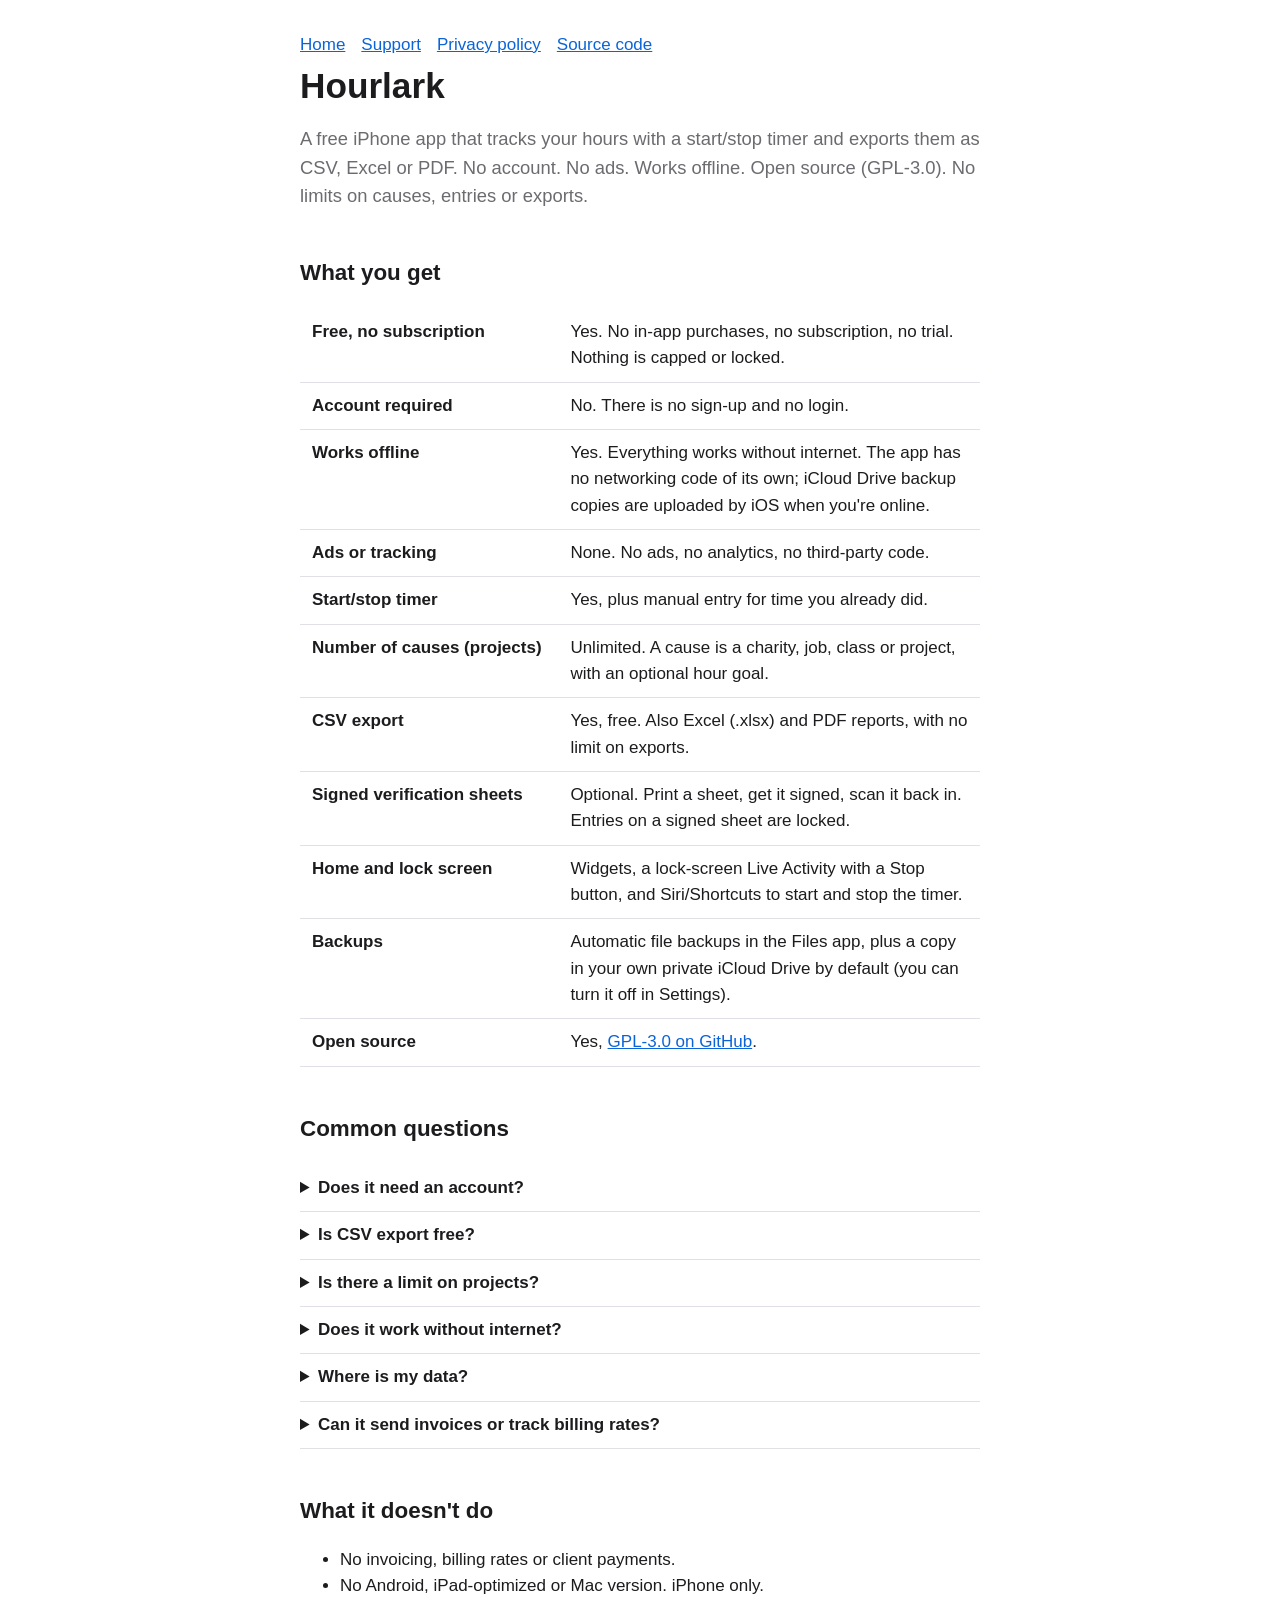
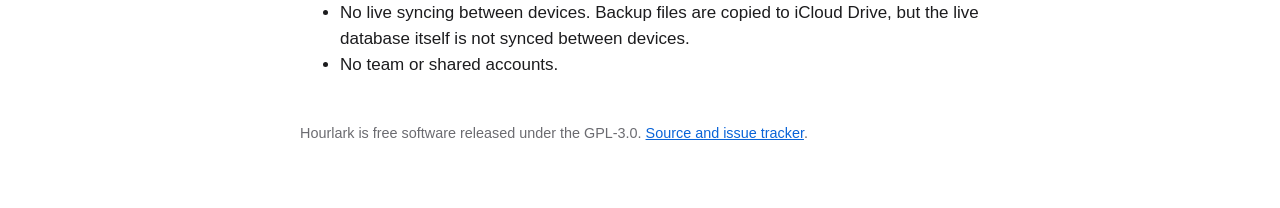
<file: docs/index.html>
<!doctype html>
<html lang="en">
<head>
<meta charset="utf-8">
<meta name="viewport" content="width=device-width,initial-scale=1">
<title>Hourlark: free, offline iPhone hour tracker with no account</title>
<meta name="description" content="Hourlark is a free, open-source iPhone app for tracking volunteer, community service, work or study hours. No account, no ads, works offline, unlimited causes, CSV, Excel and PDF export, signed verification sheets.">
<link rel="stylesheet" href="style.css">
</head>
<body>
<main>
<nav><a href="./">Home</a><a href="support.html">Support</a><a href="privacy.html">Privacy policy</a><a href="https://github.com/rshamilton/hourlark">Source code</a></nav>
<h1>Hourlark</h1>
<p class="lead">A free iPhone app that tracks your hours with a start/stop timer and exports them as CSV, Excel or PDF. No account. No ads. Works offline. Open source (GPL-3.0). No limits on causes, entries or exports.</p>

<h2>What you get</h2>
<table>
<tr><th>Free, no subscription</th><td>Yes. No in-app purchases, no subscription, no trial. Nothing is capped or locked.</td></tr>
<tr><th>Account required</th><td>No. There is no sign-up and no login.</td></tr>
<tr><th>Works offline</th><td>Yes. Everything works without internet. The app has no networking code of its own; iCloud Drive backup copies are uploaded by iOS when you're online.</td></tr>
<tr><th>Ads or tracking</th><td>None. No ads, no analytics, no third-party code.</td></tr>
<tr><th>Start/stop timer</th><td>Yes, plus manual entry for time you already did.</td></tr>
<tr><th>Number of causes (projects)</th><td>Unlimited. A cause is a charity, job, class or project, with an optional hour goal.</td></tr>
<tr><th>CSV export</th><td>Yes, free. Also Excel (.xlsx) and PDF reports, with no limit on exports.</td></tr>
<tr><th>Signed verification sheets</th><td>Optional. Print a sheet, get it signed, scan it back in. Entries on a signed sheet are locked.</td></tr>
<tr><th>Home and lock screen</th><td>Widgets, a lock-screen Live Activity with a Stop button, and Siri/Shortcuts to start and stop the timer.</td></tr>
<tr><th>Backups</th><td>Automatic file backups in the Files app, plus a copy in your own private iCloud Drive by default (you can turn it off in Settings).</td></tr>
<tr><th>Open source</th><td>Yes, <a href="https://github.com/rshamilton/hourlark">GPL-3.0 on GitHub</a>.</td></tr>
</table>

<h2>Common questions</h2>
<details><summary>Does it need an account?</summary><p>No.</p></details>
<details><summary>Is CSV export free?</summary><p>Yes. CSV, Excel and PDF export are all free and unlimited.</p></details>
<details><summary>Is there a limit on projects?</summary><p>No. You can create as many causes and entries as you like.</p></details>
<details><summary>Does it work without internet?</summary><p>Yes. Everything runs on the iPhone.</p></details>
<details><summary>Where is my data?</summary><p>On your iPhone, in the app's storage and in backup files you can see in the Files app. By default iOS also copies those backup files to your own iCloud Drive; you can turn that off in Settings, Backup &amp; Files. Hourlark has no servers and never sends your data to us or anyone else. See the <a href="privacy.html">privacy policy</a>.</p></details>
<details><summary>Can it send invoices or track billing rates?</summary><p>No. See below.</p></details>

<h2>What it doesn't do</h2>
<ul>
<li>No invoicing, billing rates or client payments.</li>
<li>No Android, iPad-optimized or Mac version. iPhone only.</li>
<li>No live syncing between devices. Backup files are copied to iCloud Drive, but the live database itself is not synced between devices.</li>
<li>No team or shared accounts.</li>
</ul>

<footer>Hourlark is free software released under the GPL-3.0. <a href="https://github.com/rshamilton/hourlark">Source and issue tracker</a>.</footer>
</main>
</body>
</html>
</file>
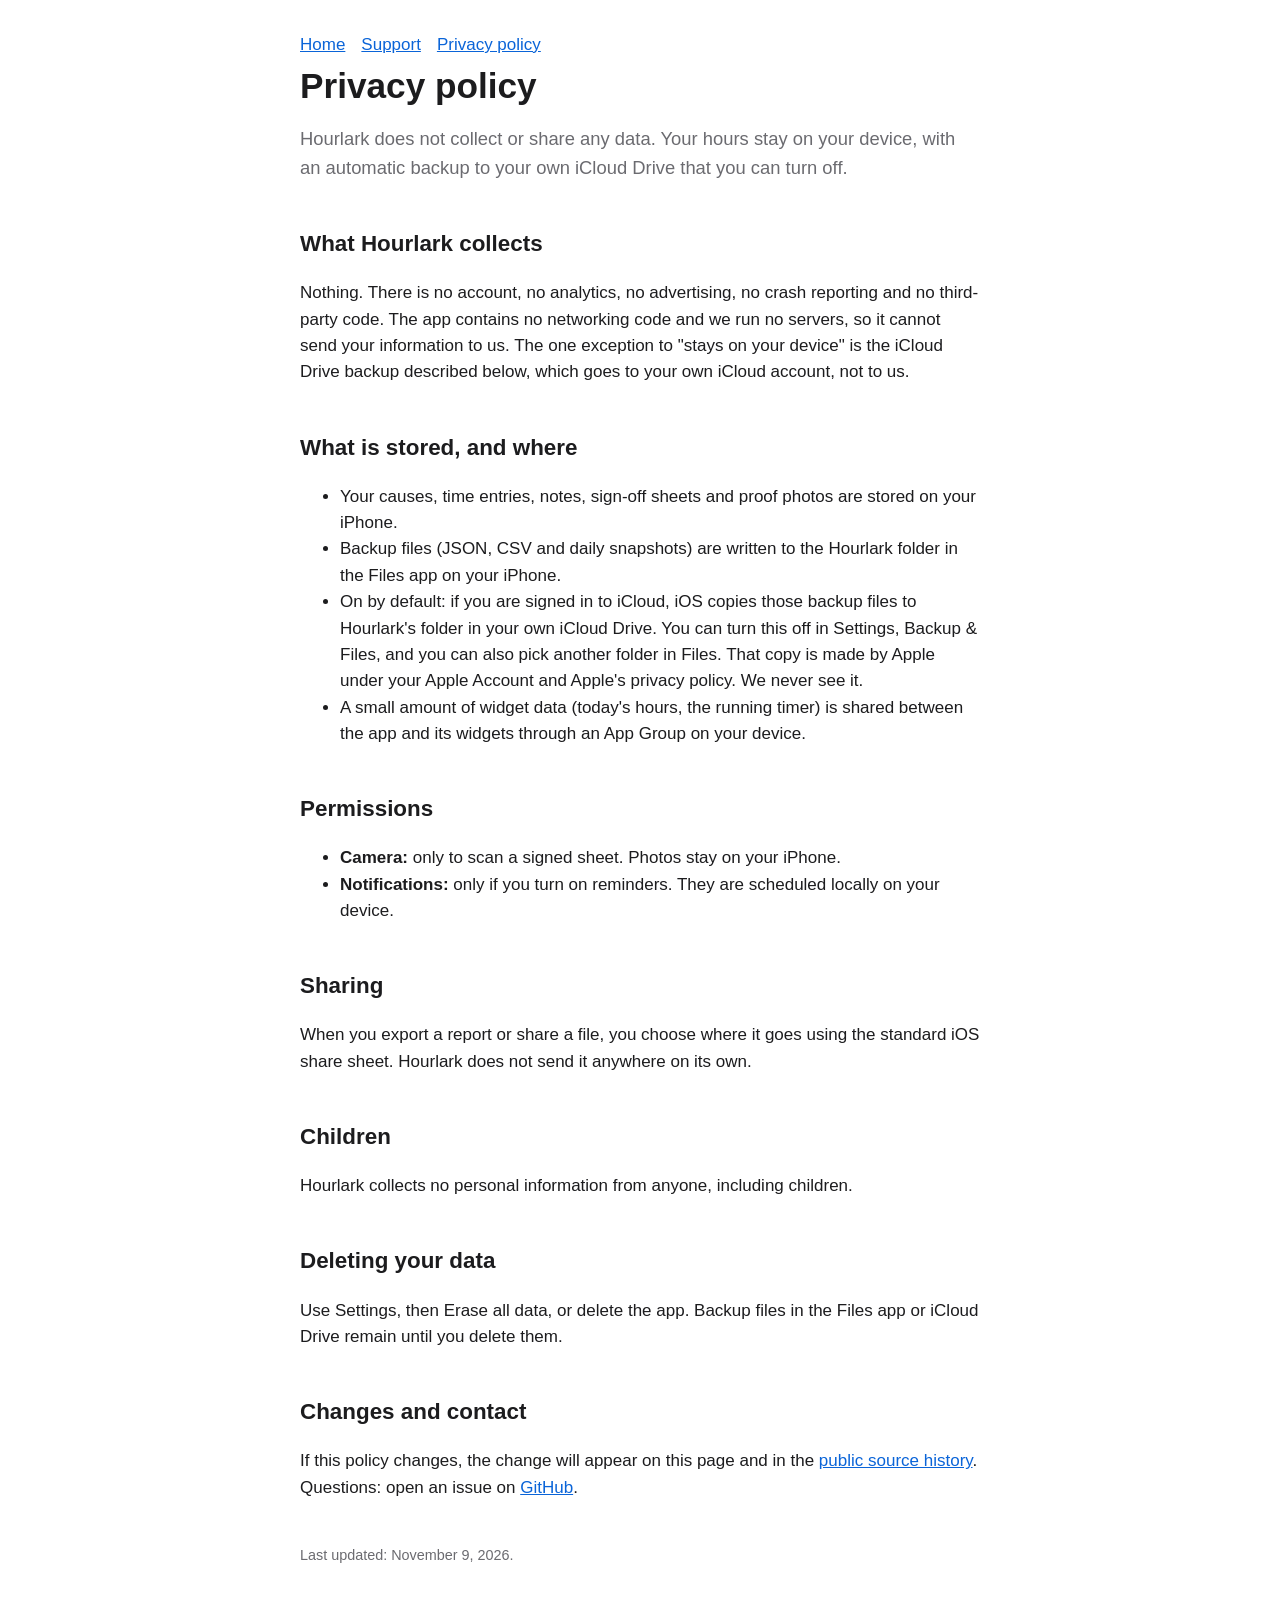
<file: docs/privacy.html>
<!doctype html>
<html lang="en">
<head>
<meta charset="utf-8">
<meta name="viewport" content="width=device-width,initial-scale=1">
<title>Hourlark privacy policy</title>
<meta name="description" content="Hourlark privacy policy: no data leaves your device.">
<link rel="stylesheet" href="style.css">
</head>
<body>
<main>
<nav><a href="./">Home</a><a href="support.html">Support</a><a href="privacy.html">Privacy policy</a></nav>
<h1>Privacy policy</h1>
<p class="lead">Hourlark does not collect or share any data. Your hours stay on your device, with an automatic backup to your own iCloud Drive that you can turn off.</p>

<h2>What Hourlark collects</h2>
<p>Nothing. There is no account, no analytics, no advertising, no crash reporting and no third-party code. The app contains no networking code and we run no servers, so it cannot send your information to us. The one exception to "stays on your device" is the iCloud Drive backup described below, which goes to your own iCloud account, not to us.</p>

<h2>What is stored, and where</h2>
<ul>
<li>Your causes, time entries, notes, sign-off sheets and proof photos are stored on your iPhone.</li>
<li>Backup files (JSON, CSV and daily snapshots) are written to the Hourlark folder in the Files app on your iPhone.</li>
<li>On by default: if you are signed in to iCloud, iOS copies those backup files to Hourlark's folder in your own iCloud Drive. You can turn this off in Settings, Backup &amp; Files, and you can also pick another folder in Files. That copy is made by Apple under your Apple Account and Apple's privacy policy. We never see it.</li>
<li>A small amount of widget data (today's hours, the running timer) is shared between the app and its widgets through an App Group on your device.</li>
</ul>

<h2>Permissions</h2>
<ul>
<li><strong>Camera:</strong> only to scan a signed sheet. Photos stay on your iPhone.</li>
<li><strong>Notifications:</strong> only if you turn on reminders. They are scheduled locally on your device.</li>
</ul>

<h2>Sharing</h2>
<p>When you export a report or share a file, you choose where it goes using the standard iOS share sheet. Hourlark does not send it anywhere on its own.</p>

<h2>Children</h2>
<p>Hourlark collects no personal information from anyone, including children.</p>

<h2>Deleting your data</h2>
<p>Use Settings, then Erase all data, or delete the app. Backup files in the Files app or iCloud Drive remain until you delete them.</p>

<h2>Changes and contact</h2>
<p>If this policy changes, the change will appear on this page and in the <a href="https://github.com/rshamilton/hourlark">public source history</a>. Questions: open an issue on <a href="https://github.com/rshamilton/hourlark/issues">GitHub</a>.</p>
<footer>Last updated: November 9, 2026.</footer>
</main>
</body>
</html>
</file>
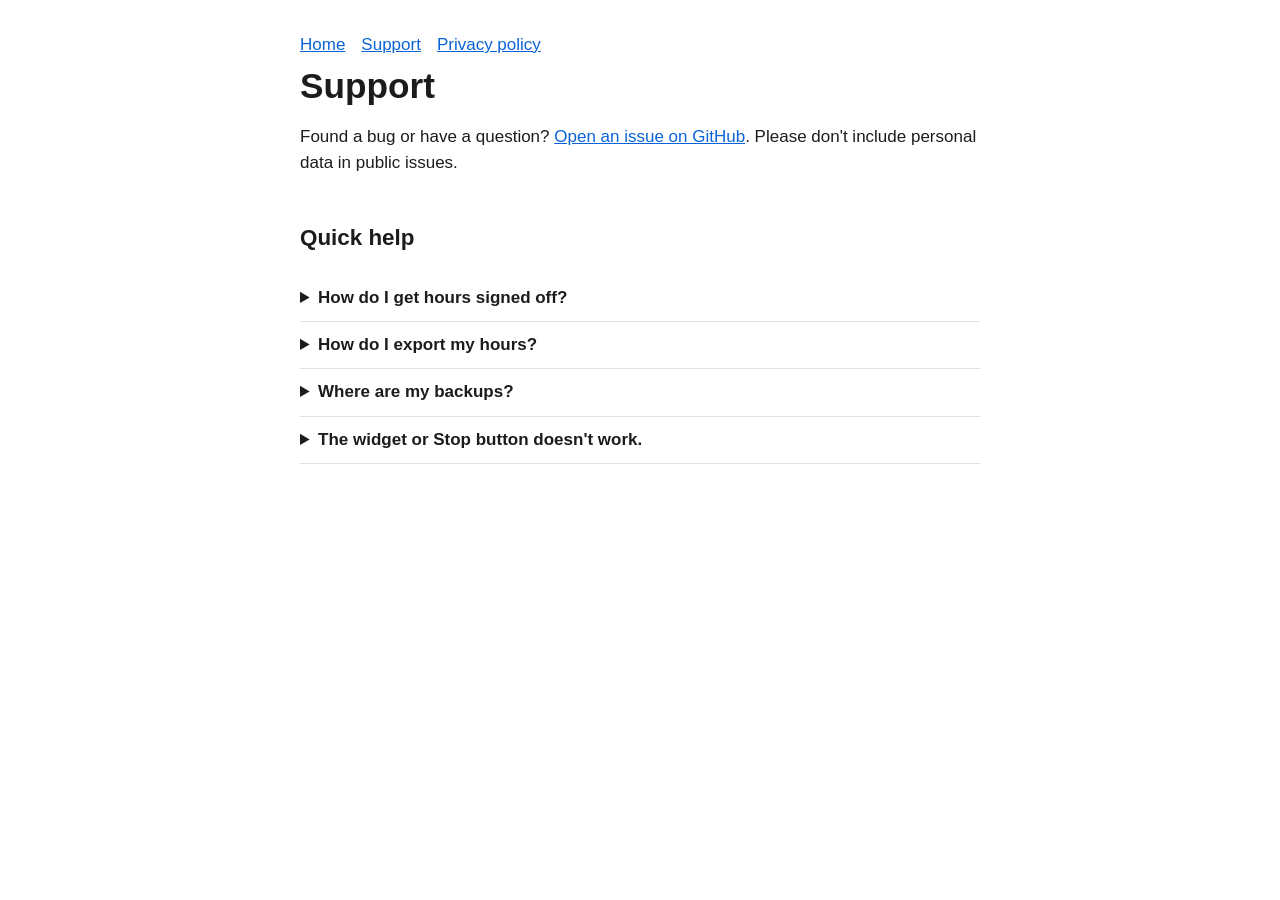
<file: docs/support.html>
<!doctype html>
<html lang="en">
<head>
<meta charset="utf-8">
<meta name="viewport" content="width=device-width,initial-scale=1">
<title>Hourlark support</title>
<meta name="description" content="Support and help for Hourlark, the free offline hour tracker for iPhone.">
<link rel="stylesheet" href="style.css">
</head>
<body>
<main>
<nav><a href="./">Home</a><a href="support.html">Support</a><a href="privacy.html">Privacy policy</a></nav>
<h1>Support</h1>
<p>Found a bug or have a question? <a href="https://github.com/rshamilton/hourlark/issues">Open an issue on GitHub</a>. Please don't include personal data in public issues.</p>
<h2>Quick help</h2>
<details><summary>How do I get hours signed off?</summary><p>On a cause set to "Needs to be signed off", open Sign-offs, create a verification sheet PDF, print it, get it signed, then scan or photograph it back in. Entries on a signed sheet are locked.</p></details>
<details><summary>How do I export my hours?</summary><p>Open Reports, choose a period and cause, then export PDF, Excel (.xlsx) or CSV.</p></details>
<details><summary>Where are my backups?</summary><p>In the Files app under On My iPhone, then Hourlark, then Backups. Restore them from Settings, Backup &amp; Files, or from the welcome screen on a fresh install.</p></details>
<details><summary>The widget or Stop button doesn't work.</summary><p>Those need App Groups. If you built the app yourself with a free developer account, they are unavailable; see the README.</p></details>
</main>
</body>
</html>
</file>
<file: docs/style.css>
:root{--bg:#fff;--fg:#1c1c1e;--muted:#6b6b70;--card:#f2f2f7;--accent:#0a64d8;--line:#e0e0e6}
@media (prefers-color-scheme:dark){:root{--bg:#000;--fg:#f2f2f7;--muted:#a1a1a8;--card:#1c1c1e;--accent:#4da3ff;--line:#2c2c2e}}
*{box-sizing:border-box}
body{margin:0;background:var(--bg);color:var(--fg);font:17px/1.55 -apple-system,BlinkMacSystemFont,"SF Pro Text",Helvetica,Arial,sans-serif}
main{max-width:720px;margin:0 auto;padding:32px 20px 64px}
h1{font-size:2.2rem;line-height:1.15;margin:.2em 0}
h2{margin-top:2em;font-size:1.4rem}
a{color:var(--accent)}
.lead{font-size:1.15rem;color:var(--muted)}
table{width:100%;border-collapse:collapse;margin:1em 0}
th,td{text-align:left;padding:10px 12px;border-bottom:1px solid var(--line);vertical-align:top}
th{width:38%}
.card{background:var(--card);border-radius:14px;padding:16px 18px;margin:1em 0}
nav{display:flex;gap:16px;flex-wrap:wrap;margin-bottom:8px}
footer{margin-top:3em;color:var(--muted);font-size:.9rem}
details{border-bottom:1px solid var(--line);padding:10px 0}
summary{cursor:pointer;font-weight:600}
</file>
